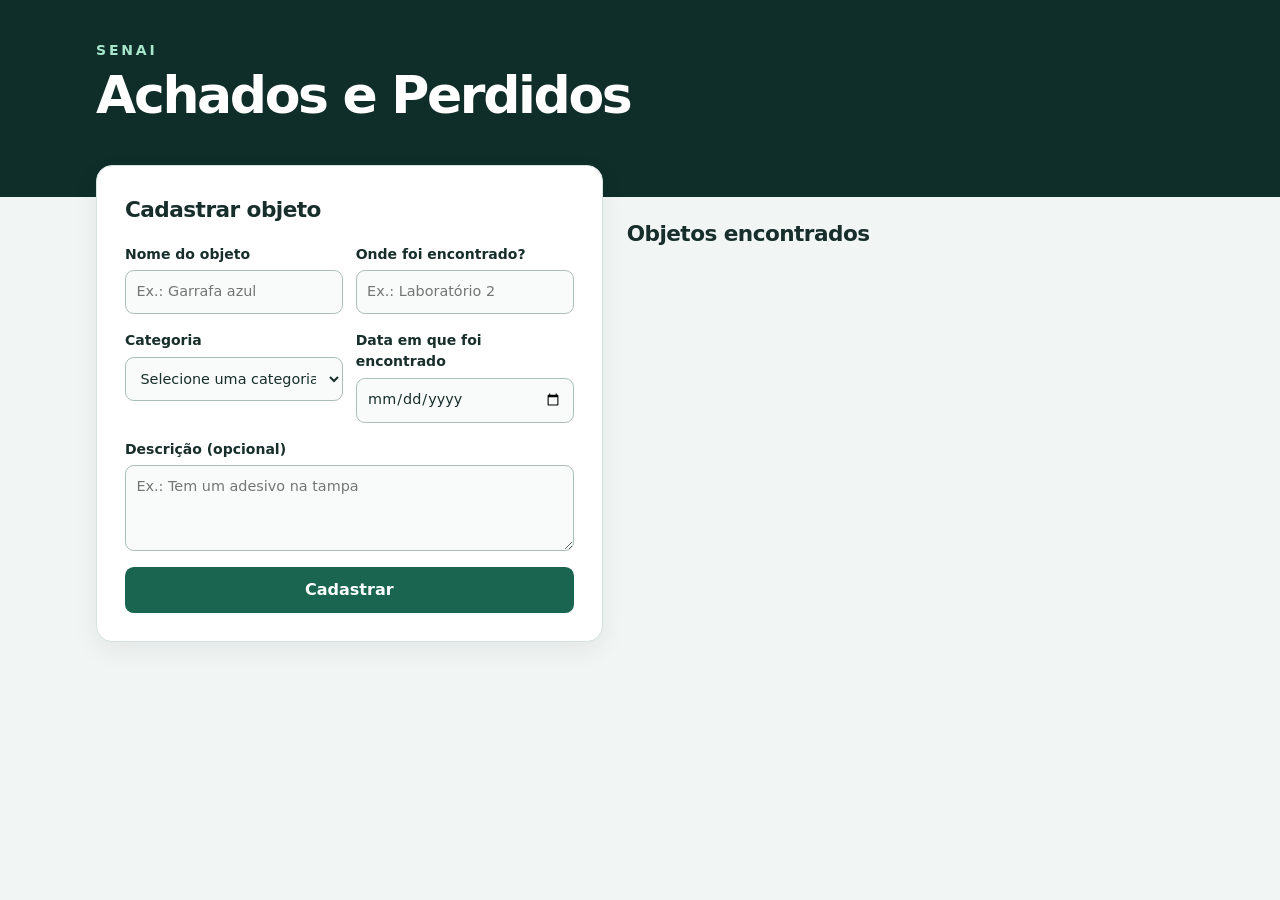
<file: achados-e-perdidos-senai-alunos/index.html>
<!DOCTYPE html>
<html lang="pt-BR">
<head>
    <meta charset="UTF-8">
    <meta name="viewport" content="width=device-width, initial-scale=1">
    <title>Achados e Perdidos do SENAI</title>
    <link rel="stylesheet" href="style.css">
    <script src="script.js" defer></script>
</head>
<body>
    <header class="cabecalho">
        <div class="largura">
            <p class="instituicao">SENAI</p>
            <h1>Achados e Perdidos</h1>
        </div>
    </header>
    <main class="largura">
        <section class="painel" aria-labelledby="titulo-cadastro">
            <h2 id="titulo-cadastro">Cadastrar objeto</h2>
            <div class="campos">
                <div class="campo">
                    <label for="nome">Nome do objeto</label>
                    <input id="nome" type="text" placeholder="Ex.: Garrafa azul">
                </div>

                <div class="campo">
                    <label for="local">Onde foi encontrado?</label>
                    <input id="local" type="text" placeholder="Ex.: Laboratório 2">
                </div>

                <div class="campo">
                    <label for="categoria">Categoria</label>
                    <select id="categoria">
                        <option value="">Selecione uma categoria</option>
                        <option value="Acessórios">Acessórios</option>
                        <option value="Material escolar">Material escolar</option>
                        <option value="Eletrônicos">Eletrônicos</option>
                        <option value="Outros">Outros</option>
                    </select>
                </div>

                <div class="campo">
                    <label for="data">Data em que foi encontrado</label>
                    <input id="data" type="date">
                </div>

                <div class="campo campo-inteiro">
                    <label for="descricao">Descrição (opcional)</label>
                    <textarea id="descricao" rows="3" placeholder="Ex.: Tem um adesivo na tampa"></textarea>
                </div>

            </div>
            <button type="button" onclick="cadastrarObjeto()">Cadastrar</button>
            <p id="mensagem" role="status"></p>
        </section>

        <section class="resultados" aria-labelledby="titulo-lista">
            <h2 id="titulo-lista">Objetos encontrados</h2>
            <ul id="lista-objetos"></ul>
        </section>
    </main>
</body>
</html>
</file>
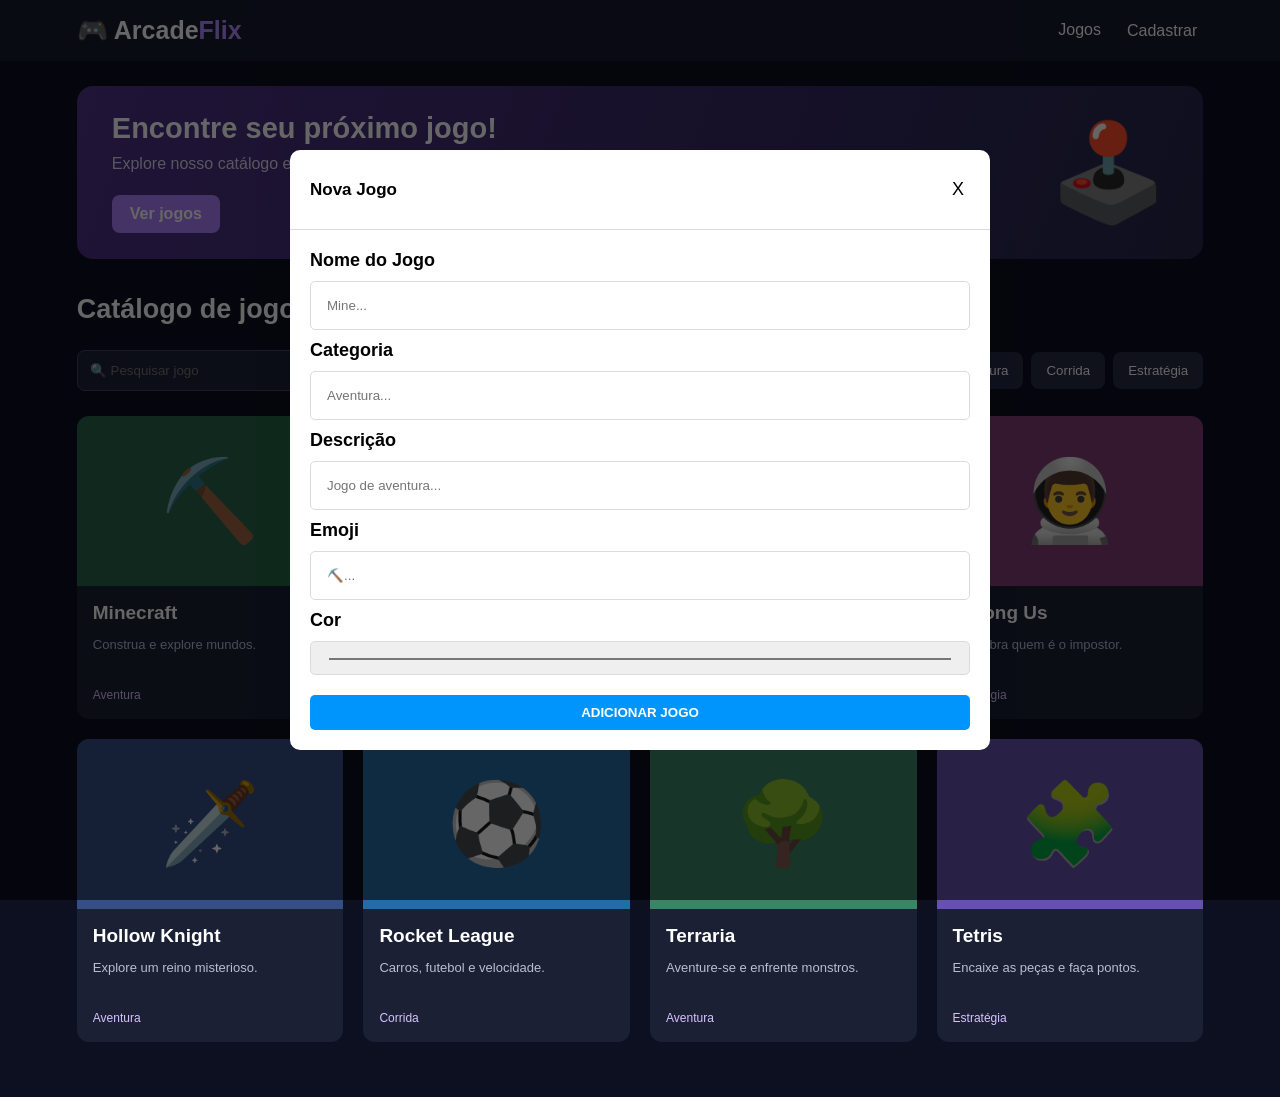
<file: arcadeflix/index.html>
<!DOCTYPE html>
<html lang="pt-BR">

<head>
    <meta charset="UTF-8">
    <meta name="viewport" content="width=device-width, initial-scale=1.0">
    <title>ArcadeFlix - Catálogo de Jogos</title>

    <link rel="stylesheet" href="css/style.css">
    <script src="js/app.js" defer></script>
</head>

<body>
    <header>
        <h1>🎮 Arcade<span>Flix</span></h1>
        <div>
            <a href="#catalogo">Jogos</a>
            <button id="botaoAbrirModal">Cadastrar</a>
        </div>
    </header>

    <main>
        <section class="banner">
            <div>
                <h2>Encontre seu próximo jogo!</h2>
                <p>Explore nosso catálogo e descubra novas aventuras.</p>
                <a href="#catalogo" class="botao">Ver jogos</a>
            </div>
            <div class="banner-emoji">🕹️</div>
        </section>

        <section class="catalogo" id="catalogo">
            <h2>Catálogo de jogos</h2>
            <div class="filtros">
                <input id="busca" type="search" placeholder="🔍 Pesquisar jogo" />
                <div class="categoria">
                    <button class="ativo" data-categoria="Todos">Todos</button>
                    <button data-categoria="Aventura">Aventura</button>
                    <button data-categoria="Corrida">Corrida</button>
                    <button data-categoria="Estratégia">Estratégia</button>
                </div>
            </div>

            <div id="grade-jogos" class="grade-jogos"></div>
            <p id="mensagem-vazia" class="mensagem-vazia" hidden>Nenhum jogo encontrado</p>
        </section>
    </main>

    <div class="modal" id="modalPost">
        <div class="modal-content">
            <div class="modal-header">
                <h2>Nova Jogo</h2>
                <button id="botaoFecharModal">X</button>
            </div>

            <div class="modal-body">
                <label for="imgPost">Nome do Jogo</label>
                <input type="text" id="nome" placeholder="Mine..." />

                <label for="imgPost">Categoria</label>
                <input type="text" id="categoria" placeholder="Aventura..." />

                <label for="imgPost">Descrição</label>
                <input type="text" id="descricao" placeholder="Jogo de aventura..." />

                <label for="imgPost">Emoji</label>
                <input type="text" id="emoji" placeholder="⛏️..." />

                <label for="imgPost">Cor</label>
                <input type="color" id="cor" placeholder="#000..." />

                <button class="botaoPublicar" id="botaoAdicionar">ADICIONAR JOGO</button>
            </div>
        </div>
    </div>
</body>

</html>
</file>
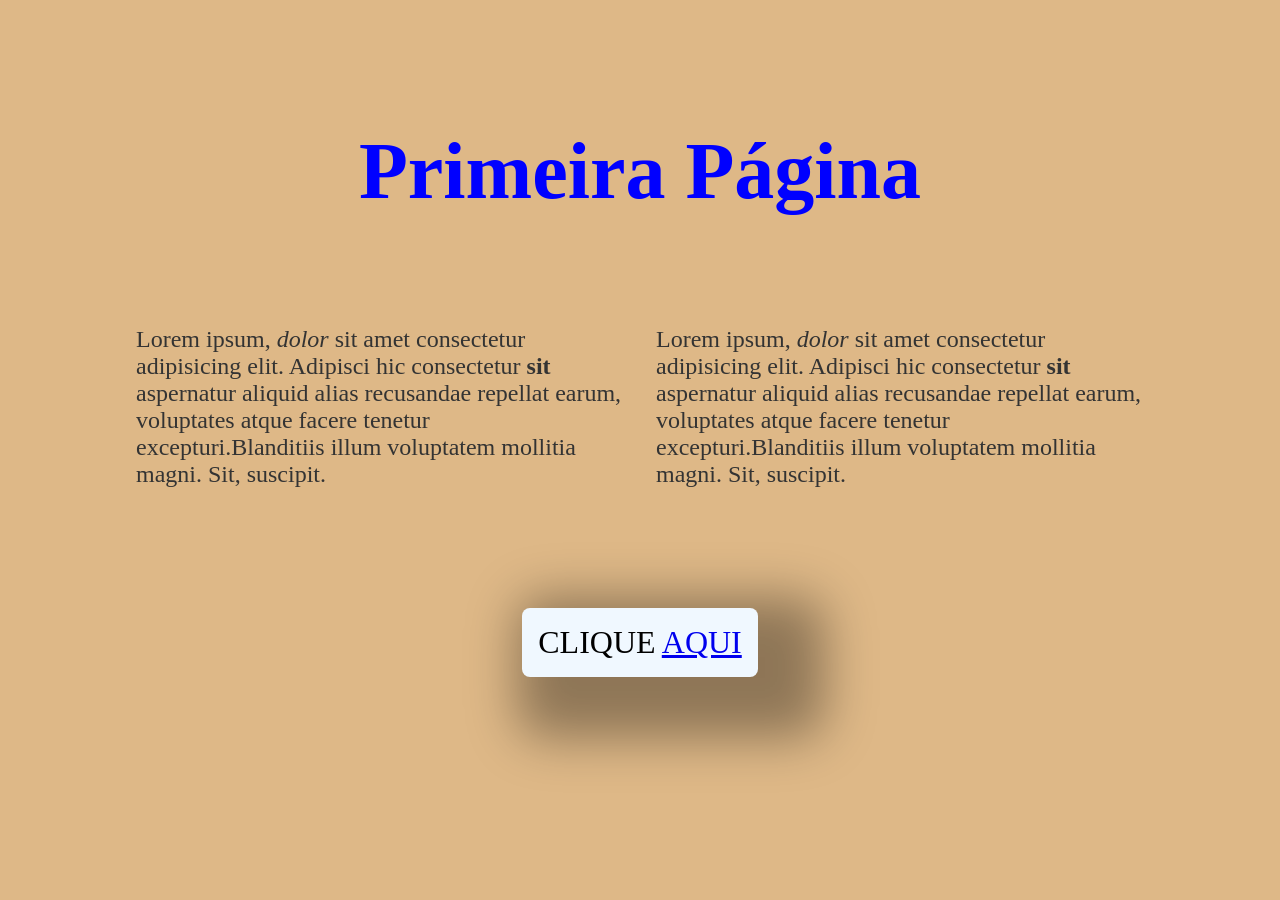
<file: introducao/index.html>
<!DOCTYPE html>
<html lang="pt-BR">

<head>
    <meta charset="UTF-8">
    <meta name="viewport" content="width=device-width, initial-scale=1.0">
    <title>Senai</title>

    <link rel="stylesheet" href="style.css">
</head>

<body>
    <div class="container">
        <h1>Primeira Página</h1>
        <div class="content">
            <p>
                Lorem ipsum, <i>dolor</i> sit amet consectetur adipisicing elit.
                Adipisci hic consectetur <strong>sit</strong> aspernatur aliquid
                alias recusandae repellat earum, voluptates atque facere tenetur
                excepturi.Blanditiis illum voluptatem mollitia magni. Sit, suscipit.
            </p>

            <p>
                Lorem ipsum, <i>dolor</i> sit amet consectetur adipisicing elit.
                Adipisci hic consectetur <strong>sit</strong> aspernatur aliquid
                alias recusandae repellat earum, voluptates atque facere tenetur
                excepturi.Blanditiis illum voluptatem mollitia magni. Sit, suscipit.
            </p>
        </div>
        <span>
            CLIQUE
            <a href="http://youtube.com" targe="blank">AQUI</a>
        </span>
    </div>
</body>

</html>
</file>
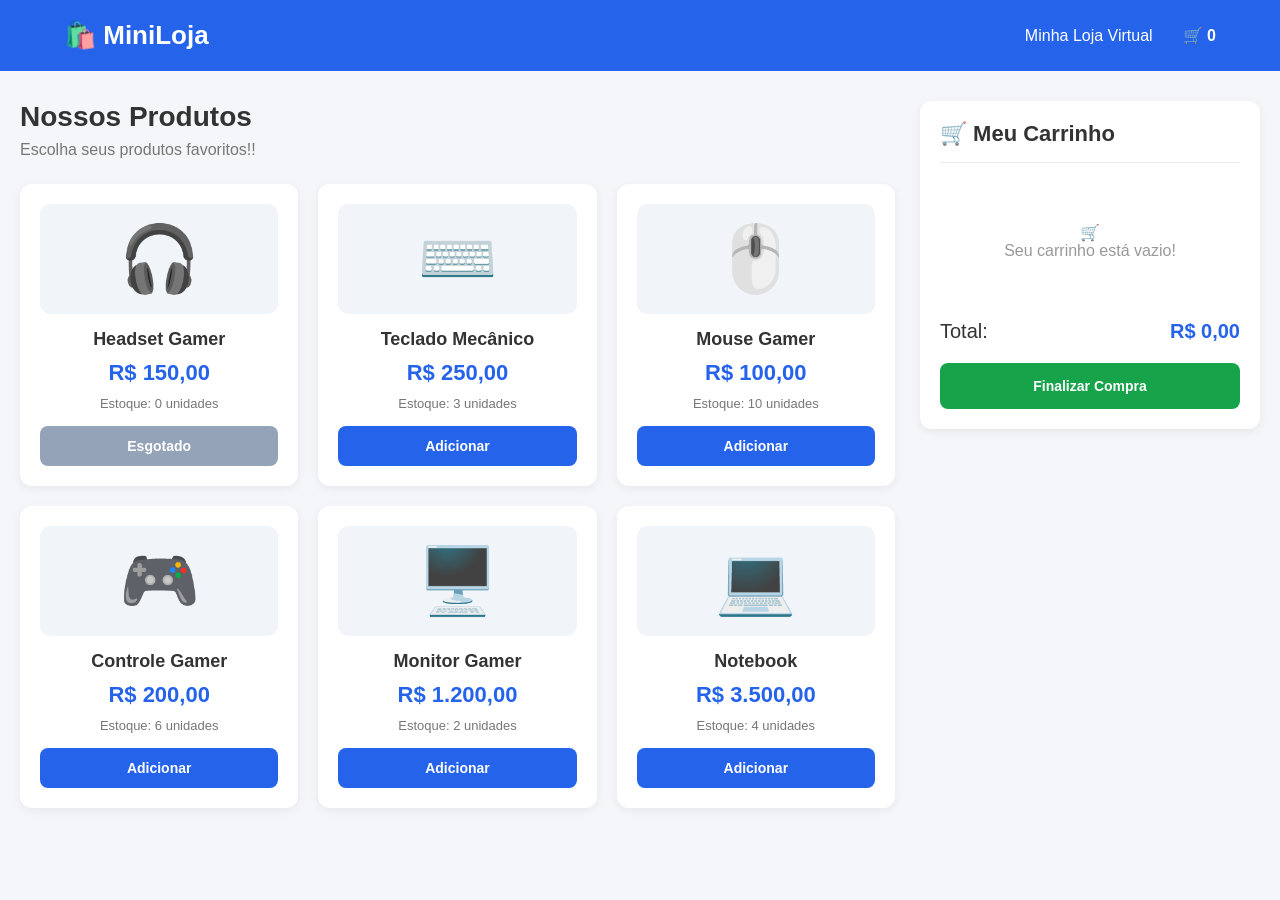
<file: miniloja/index.html>
<!DOCTYPE html>
<html lang="pt-BR">
<head>
    <meta charset="UTF-8">
    <meta name="viewport" content="width=device-width, initial-scale=1.0">
    <title>MiniLoja - Loja Virtual</title>

    <link rel="stylesheet" href="./css/style.css">
    <script src="./js/script.js" defer></script>
</head>
<body>
    <header>
        <div class="logo">🛍️ MiniLoja</div>
        <div class="header-info">
            <span>Minha Loja Virtual</span>
            <span>🛒 <strong id="contador-carrinho">0</strong></span>
        </div>
    </header>

    <main class="container">
        <section class="loja">
            <div class="titulo-secao">
                <h1>Nossos Produtos</h1>
                <p>Escolha seus produtos favoritos!!</p>
            </div>
            <div id="lista-produtos" class="grid-produtos">
                
            </div>
        </section>

        <aside class="carrinho">
            <h2>🛒 Meu Carrinho</h2>
            <div id="lista-carrinho"></div>
            <div class="resumo-carrinho">
                <div class="linha-total">
                    <span>Total:</span>
                    <strong id="total-carrinho">R$ 0,00</strong>
                </div>
                <button id="btn-finalizar" class="btn-finalizar" onclick="finalizar()">Finalizar Compra</button>
            </div>
        </aside>
    </main>
    
</body>
</html>
</file>
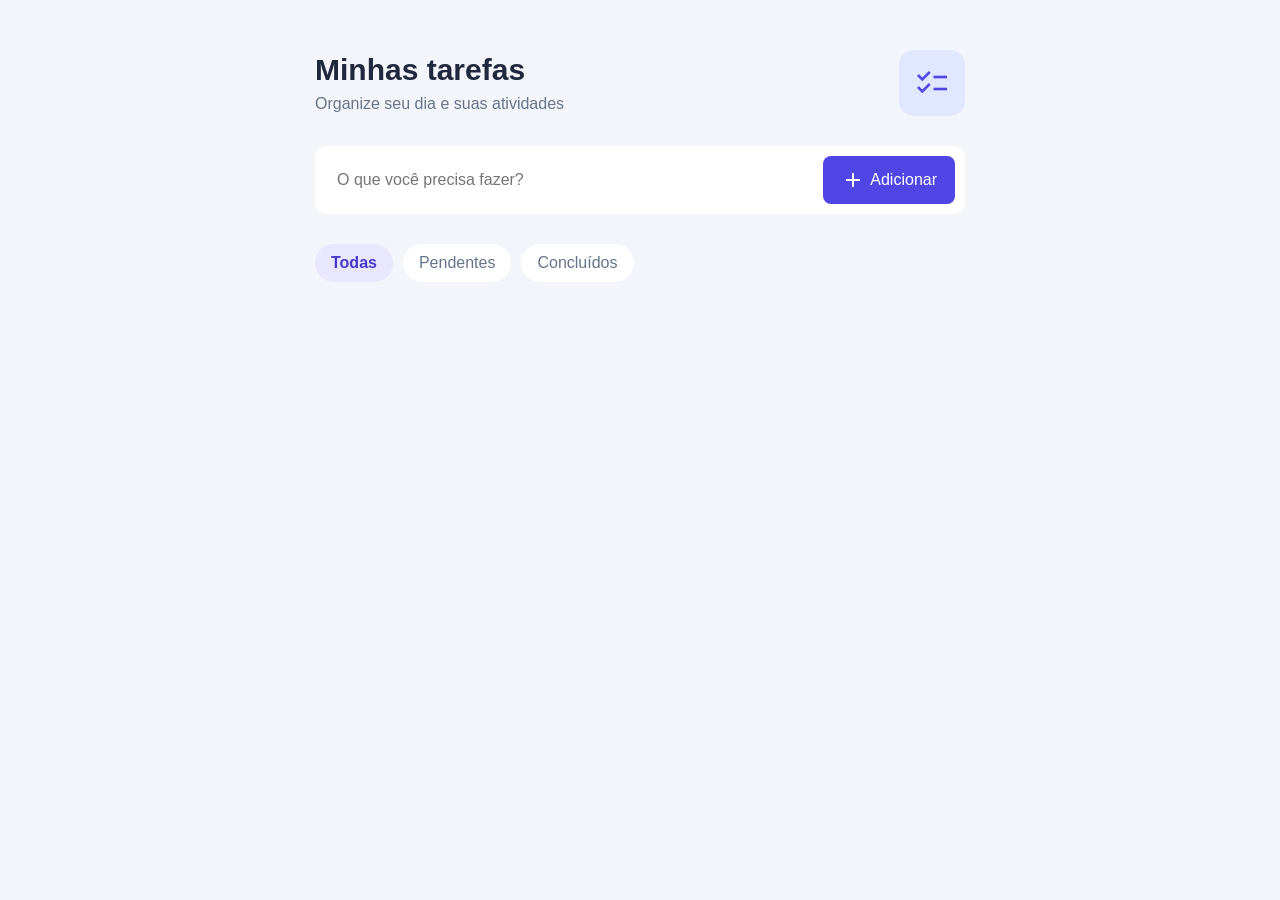
<file: todo-list/index.html>
<!DOCTYPE html>
<html lang="pt-BR">

<head>
    <meta charset="UTF-8">
    <meta name="viewport" content="width=device-width, initial-scale=1.0">
    <title>TODO List DESI</title>

    <link rel="stylesheet" href="https://fonts.googleapis.com/css2?family=Material+Symbols+Outlined" />

    <link rel="shortcut icon" href="favicon.ico" type="image/x-icon">
    <link rel="stylesheet" href="styles.css">
    <script src="scripts.js" defer></script>
</head>

<body>
    <main class="container">
        <header class="header">
            <div>
                <h1>Minhas tarefas</h1>
                <p>Organize seu dia e suas atividades</p>
            </div>

            <span class="material-symbols-outlined header-icon">
                checklist
            </span>
        </header>

        <div class="form-tarefa">
            <input 
                type="text" 
                id="input-tarefa" 
                placeholder="O que você precisa fazer?" 
                onkeydown="if (event.key === 'Enter') adicionarTarefa()"
            />

            <button type="button" onclick="adicionarTarefa()">
                <span class="material-symbols-outlined">
                    add
                </span>
                Adicionar
            </button>
        </div>

        <nav class="filtros">
            <button type="button" class="filtro ativo">Todas</button>
            <button type="button" class="filtro">Pendentes</button>
            <button type="button" class="filtro">Concluídos</button>
        </nav>

        <ul id="lista-tarefas" class="lista-tarefas"></ul>
    </main>

    
</body>

</html>
</file>
<file: achados-e-perdidos-senai-alunos/style.css>
* {
    box-sizing: border-box;
}

body {
    margin: 0;
    background: #f1f5f4;
    color: #172e2a;
    font: 1rem/1.5 system-ui, sans-serif;
}

.largura {
    width: min(100% - 2rem, 68rem);
    margin-inline: auto;
}

.cabecalho {
    padding: 2.5rem 0 4.5rem;
    background: #102e29;
    color: #fff;
}

.instituicao {
    margin: 0 0 .4rem;
    color: #a8e6cc;
    font-size: .875rem;
    font-weight: 750;
    letter-spacing: .2em;
}

h1 {
    margin: 0;
    font-size: clamp(2rem, 5vw, 3.25rem);
    line-height: 1.1;
    letter-spacing: -.045em;
}

main {
    display: grid;
    grid-template-columns: minmax(0, 1fr) minmax(0, 1.1fr);
    align-items: start;
    gap: 1.5rem;
    padding-bottom: 2rem;
}

.painel {
    margin-top: -2rem;
    padding: clamp(1rem, 3vw, 1.75rem);
    border: 1px solid #d5e2dd;
    border-radius: 1rem;
    background: #fff;
    box-shadow: 0 8px 26px #102e2910;
}

.resultados {
    padding-top: 1.35rem;
}

h2 {
    margin: 0 0 1.1rem;
    font-size: 1.35rem;
    letter-spacing: -.025em;
}

.campos {
    display: grid;
    grid-template-columns: repeat(2, minmax(0, 1fr));
    gap: 1rem .8rem;
}

.campo-inteiro {
    grid-column: 1 / -1;
}

label {
    display: block;
    margin-bottom: .35rem;
    font-size: .875rem;
    font-weight: 650;
}

input,
select,
textarea {
    display: block;
    width: 100%;
    min-width: 0;
    min-height: 2.75rem;
    padding: .6rem .65rem;
    border: 1px solid #aabdb6;
    border-radius: .55rem;
    background: #f8fbfa;
    color: inherit;
    font: inherit;
    font-size: .9rem;
}

textarea {
    resize: vertical;
}

button {
    width: 100%;
    margin-top: 1rem;
    padding: .7rem 1rem;
    border: 0;
    border-radius: .55rem;
    background: #19654f;
    color: #fff;
    font: inherit;
    font-weight: 700;
    cursor: pointer;
}

button:hover {
    background: #124b3b;
}

:focus-visible {
    outline: 3px solid #287c69;
    outline-offset: 2px;
}

#mensagem {
    margin: .75rem 0 0;
}

#mensagem:empty {
    display: none;
}

#lista-objetos {
    display: grid;
    gap: .75rem;
    margin: 0;
    padding: 0;
    list-style: none;
}

#lista-objetos li {
    padding: 1rem 1.2rem;
    border: 1px solid #d5e2dd;
    border-left: 4px solid #2d846b;
    border-radius: .85rem;
    background: #fff;
    overflow-wrap: anywhere;
}

.categoria {
    display: inline-block;
    padding: .18rem .6rem;
    border-radius: 1rem;
    background: #e1f3eb;
    color: #16533f;
    font-size: .78rem;
    font-weight: 700;
}

#lista-objetos h3 {
    margin: .45rem 0 .15rem;
    font-size: 1.18rem;
}

#lista-objetos p {
    margin: .35rem 0 0;
}

.detalhes {
    color: #46635b;
    font-size: .9rem;
}

@media (max-width: 760px) {
    main {
        grid-template-columns: 1fr;
    }

    .resultados {
        padding-top: 0;
    }
}

@media (max-width: 420px) {
    .campos {
        grid-template-columns: 1fr;
    }
}
</file>
<file: arcadeflix/css/style.css>
* {
    box-sizing: border-box;
}

html {
    scroll-behavior: smooth;
}

body {
    margin: 0;
    background-color: #0d1020;
    color: #ffffff;
    font-family: Arial, Helvetica, sans-serif;
}

a {
    color: #ffffff;
    text-decoration: none;
}

button {
    cursor: pointer;
    border: none;
}

/** CABEÇALHO ***/
header {
    padding: 16px 6%;
    display: flex;
    align-items: center;
    justify-content: space-between;
    background-color: #171b30;
}

header h1 {
    margin: 0px;
    font-size: 25px;
}

header div {
    display: flex;
    gap: 20px
}

header div button {
    background-color: transparent;
    color: white;
    font-size: Arial, Helvetica, sans-serif;
    font-size: 16px;
}

header h1 span {
    color: #b58aff;
}

/*--BANNER--*/
.banner {
    margin: 25px 6% 35px;
    padding: 26px 35px;
    border-radius: 16px;
    display: flex;
    justify-content: space-between;
    align-items: center;
    background: linear-gradient(110deg, #51318a, #25264a);
}

.banner h2 {
    font-size: 29px;
    margin: 0 0 10px;
}

.banner p {
    margin: 0 0 22px;
    color: #e1d9f0;
}

.botao {
    display: inline-block;
    background-color: #ac80ff;
    padding: 10px 18px;
    border-radius: 8px;
    font-weight: bold;
}

.banner-emoji {
    font-size: 95px;
}

/*- CATÁLOGO--*/
.catalogo {
    margin: 0 6% 55px;
}

.catalogo h2 {
    font-size: 27px;
}

.filtros {
    display: flex;
    justify-content: space-between;
    gap: 15px;
    align-items: center;
    margin: 25px 0;
    flex-wrap: wrap;
}

#busca {
    padding: 12px;
    width: 270px;
    max-width: 100%;
    border: 1px solid #414560;
    border-radius: 8px;
    background-color: #1d2239;
    color: #ffffff;
    outline: none;
}

.categoria {
    display: flex;
    flex-wrap: wrap;
    gap: 8px;
}

.categoria button {
    border: 0;
    border-radius: 8px;
    background-color: #252a45;
    color: #ffffff;
    padding: 11px 15px;
}

.categoria button.ativo {
    background-color: #875ce3;
}

/*- GRADE DE JOGOS--*/
.grade-jogos {
    display: grid;
    grid-template-columns: repeat(4, 1fr);
    gap: 20px;
}

.card {
    border-radius: 12px;
    overflow: hidden;
    background-color: #1b2035;
}

.capa {
    height: 170px;
    display: flex;
    align-items: center;
    justify-content: center;
    font-size: 80px;
}

.conteudo-card {
    padding: 16px;
}

.conteudo-card h3 {
    margin: 0 0 8px;
    font-size: 19px;
}

.conteudo-card p {
    color: #b8bfd3;
    font-size: 13px;
    min-height: 30px;
}

.conteudo-card span {
    display: inline-block;
    color: #d8c3ff;
    font-size: 12px;
    margin-top: 8px;
}

/*---MODAL-----*/
.modal {
    position: fixed;
    top: 0;
    left: 0;
    width: 100%;
    height: 100%;
    background-color: rgba(0, 0, 0, 0.6);
    justify-content: center;
    align-items: center;
    display: flex;
    z-index: 100;
}

.modal-content {
    width: 700px;
    background-color: #ffffff;
    border-radius: 10px;
    overflow: hidden;
}

.modal-header {
    display: flex;
    flex-direction: row;
    justify-content: space-between;
    padding: 15px 20px;
    border-bottom: 1px solid #dbdbdb;
}

.modal-header h2 {
    font-size: 17px;
    color: #000;
}

.modal-header button {
    font-size: 18px;
    background-color: transparent;
}

.modal-body {
    display: flex;
    flex-direction: column;
    gap: 10px;
    padding: 20px;
}

.modal-body label {
    font-size: 18px;
    font-weight: bold;
    color: #000;
}

.modal-body input,
.modal-body textarea {
    width: 100%;
    padding: 16px;
    border: 1px solid #dbdbdb;
    border-radius: 5px;
    outline: none;
}

.modal-body textarea {
    min-height: 100px;
    resize: vertical;
}

.botaoPublicar {
    width: 100%;
    background-color: #0095fd;
    color: #ffffff;
    border-radius: 5px;
    padding: 10px;
    font-weight: bold;
    margin-top: 10px;
}

.hidden {
    display: none;
}


/*---RESPONSIVIDADE -*/
@media (max-width: 1000px) {
    .grade-jogos {
        grid-template-columns: repeat(3, 1fr);
    }
}

@media (max-width: 700px) {
    .grade-jogos {
        grid-template-columns: repeat(2, 1fr);
    }

    .banner-emoji {
        display: none;
    }

    .banner {
        padding: 24px;
    }

    .banner h2 {
        font-size: 24px;
    }

    #busca {
        width: 100%;
    }

}

@media (max-width: 450px) {
    .grade-jogos {
        grid-template-columns: repeat(1, 1fr);
    }

    .categoria {
        flex-direction: column;
        width: 100%;
    }

    .categoria button {
        width: 100%;
        display: flex;
    }
}
</file>
<file: introducao/style.css>
body {
    background-color: burlywood;
    padding: 64px;
}

div.container {
    display: flex;
    flex-direction: column;
    gap: 32px;
    box-sizing: border-box; 
    align-items: center;
}

div.content {
    display: flex;
    justify-content: space-evenly;
    padding: 0 64px 64px 64px;
    gap: 32px;
}

h1 {
    font-family: 'Times New Roman', Times, serif;
    font-size: 80px;
    font-weight: bold;
    color: blue;
}

p {
    font-size: 24px;
    color: #333333;
}

span {
    font-size: 32px;
    background-color: aliceblue;
    padding: 16px;
    border-radius: 8px;
    transition: padding 2s;
    box-shadow: 31px 25px 50px 36px rgba(0, 0, 0, 0.36);
    cursor: copy;
}

span:hover {
    background-color: aqua;
    padding: 60px;
}


// ICONES
⌂
⌕
◉
✉
♡
＋
○
➤
▱
•••
</file>
<file: miniloja/css/style.css>
/* CONFIGURAÇÕES GERAIS */
* {
    margin: 0;
    padding: 0;
    box-sizing: border-box;
}

body {
    font-family: Arial, sans-serif;
    background: #f4f6f9;
    color: #333;
}

/* CABEÇALHO */
header {
    background: #2563eb;
    color: white;
    padding: 20px 5%;
    display: flex;
    justify-content: space-between;
    align-items: center;
}

.logo {
    font-size: 26px;
    font-weight: bold;
}

.header-info {
    display: flex;
    align-items: center;
    gap: 30px;
}

/* CONTEÚDO */
.container {
    max-width: 1400px;
    margin: 30px auto;
    padding: 0 20px;
    display: grid;
    grid-template-columns: 1fr 340px;
    gap: 25px;
}

.titulo-secao {
    margin-bottom: 25px;
}

.titulo-secao h1 {
    font-size: 28px;
    margin-bottom: 8px;
}

.titulo-secao p {
    color: #777;
}

/* PRODUTOS */
.grid-produtos {
    display: grid;
    grid-template-columns: repeat(3, 1fr);
    gap: 20px;
}

.card-produto {
    background: white;
    border-radius: 12px;
    padding: 20px;
    text-align: center;
    box-shadow: 0 3px 10px rgba(0, 0, 0, 0.06);
    transition: transform 0.2s;
}

.card-produto:hover {
    transform: translateY(-5px);
}

.produto-imagem {
    height: 110px;
    display: flex;
    align-items: center;
    justify-content: center;
    font-size: 65px;
    background: #f1f5f9;
    border-radius: 10px;
    margin-bottom: 15px;
}

.card-produto h3 {
    font-size: 18px;
    margin-bottom: 10px;
}

.preco {
    font-size: 22px;
    font-weight: bold;
    color: #2563eb;
    margin-bottom: 10px;
}

.estoque {
    font-size: 13px;
    color: #777;
    margin-bottom: 15px;
}

/* BOTÕES */
button {
    cursor: pointer;
    border: none;
    border-radius: 8px;
    font-size: 14px;
    font-weight: bold;
}

.btn-adicionar {
    width: 100%;
    padding: 12px;
    background: #2563eb;
    color: white;
}

.btn-adicionar:hover {
    background: #1d4ed8;
}

.btn-adicionar:disabled {
    background: #94a3b8;
    cursor: not-allowed;
}

/* CARRINHO */
.carrinho {
    background: white;
    border-radius: 12px;
    padding: 20px;
    box-shadow: 0 3px 10px rgba(0, 0, 0, 0.06);
    align-self: start;
}

.carrinho h2 {
    font-size: 22px;
    margin-bottom: 25px;
    padding-bottom: 15px;
    border-bottom: 1px solid #eee;
}

.item-carrinho {
    display: flex;
    justify-content: space-between;
    align-items: center;
    gap: 10px;
    padding: 15px 0;
    border-bottom: 1px solid #eee;
}

.item-info {
    flex: 1;
}

.item-info h4 {
    font-size: 14px;
    margin-bottom: 6px;
}

.item-info p {
    color: #2563eb;
    font-weight: bold;
}

.controles {
    display: flex;
    align-items: center;
    gap: 8px;
    margin-top: 10px;
}

.btn-quantidade {
    width: 28px;
    height: 28px;
    background: #e2e8f0;
    color: #333;
}

.btn-quantidade:hover {
    background: #cbd5e1;
}

.btn-remover {
    background: #fee2e2;
    color: #dc2626;
    padding: 8px;
}

.btn-remover:hover {
    background: #fecaca;
}

.resumo-carrinho {
    margin-top: 25px;
}

.linha-total {
    display: flex;
    justify-content: space-between;
    font-size: 20px;
    margin-bottom: 20px;
}

.linha-total strong {
    color: #2563eb;
}

.btn-finalizar {
    width: 100%;
    padding: 15px;
    background: #16a34a;
    color: white;
}

.btn-finalizar:hover {
    background: #15803d;
}

.carrinho-vazio {
    text-align: center;
    padding: 35px 10px;
    color: #999;
}

footer {
    text-align: center;
    padding: 25px;
    color: #888;
    font-size: 14px;
}

/* RESPONSIVIDADE */
@media (max-width: 1100px) {
    .grid-produtos {
        grid-template-columns: repeat(2, 1fr);
    }
}

@media (max-width: 800px) {
    .container {
        grid-template-columns: 1fr;
    }
}

@media (max-width: 500px) {
    header {
        flex-direction: column;
        gap: 15px;
    }

    .grid-produtos {
        grid-template-columns: 1fr;
    }
}
</file>
<file: todo-list/styles.css>
* {
    margin: 0;
    padding: 0;
    box-sizing: border-box;
}

body {
    font-family: Arial, Helvetica, sans-serif;
    background-color: #f3f5fa;
    color: #20283d;
    min-height: 100vh;
    padding: 50px 20px;
}

button,
input {
    font: inherit
}

button {
    cursor: pointer;
}

/*------------------------------*/

.container {
    max-width: 650px;
    margin: 0 auto;
}

.header {
    display: flex;
    justify-content: space-between;
    align-items: center;
    margin-bottom: 30px;
}

.header h1 {
    font-size: 30px;
    margin-bottom: 8px;
}

.header p {
    color: #68738a
}

.header-icon {
    font-size: 36px;
    color: #4f46e5;
    background-color: #e0e7ff;
    border-radius: 15px;
    padding: 15px;
}

/*------------------*/
.form-tarefa {
    display: flex;
    background-color: #ffffff;
    gap: 10px;
    padding: 10px;
    border-radius: 12px;
    margin-bottom: 30px;
}

.form-tarefa input {
    flex: 1;
    border: none;
    outline: none;
    padding: 12px;
}

.form-tarefa button {
    display: flex;
    align-items: center;
    gap: 5px;
    padding: 12px 18px;
    border-radius: 8px;
    background-color: #4f46e5;
    color: #ffffff;
    border: none;
    transition: .2s;
    
}

.form-tarefa button:hover {
    background-color: #4338ca;
}
/*----------------------------*/

.filtros {
    display: flex;
    gap: 10px;
    margin-bottom: 20px;
}

.filtro {
    padding: 10px 16px;
    background-color: #ffffff;
    border-radius: 20px;
    color: #64748b;
    border: none;
}

.filtro:hover {
    background-color: #e8e7ff;
}

.filtro.ativo {
    background-color: #e8e7ff;
    color: #4338ca;
    font-weight: bold;
}

/*------------------------*/
.lista-tarefas {
    display: flex;
    flex-direction: column;
    gap: 12px;
    list-style: none;
}

.tarefa {
    display: flex;
    flex-direction: row; 
    gap: 15px;
    background-color: #ffffff;
    padding: 18px;
    border-radius: 12px;    
    align-items: center;
}

.tarefa-texto {
    flex: 1;
    overflow-wrap: anywhere;
}

.tarefa-concluida .tarefa-texto  {
    text-decoration: line-through;
    color: #94a3b8;
}

.botao-check, .botao-excluir {
    display: flex;
    align-items: center;
    justify-content: center;
    background-color: transparent;
    color: #94a3b8;
    border: none;
}

.botao-excluir:hover {
    color: #ef4444;
}

.tarefa-concluida .botao-check {
    color: #6366f1;
}
</file>
